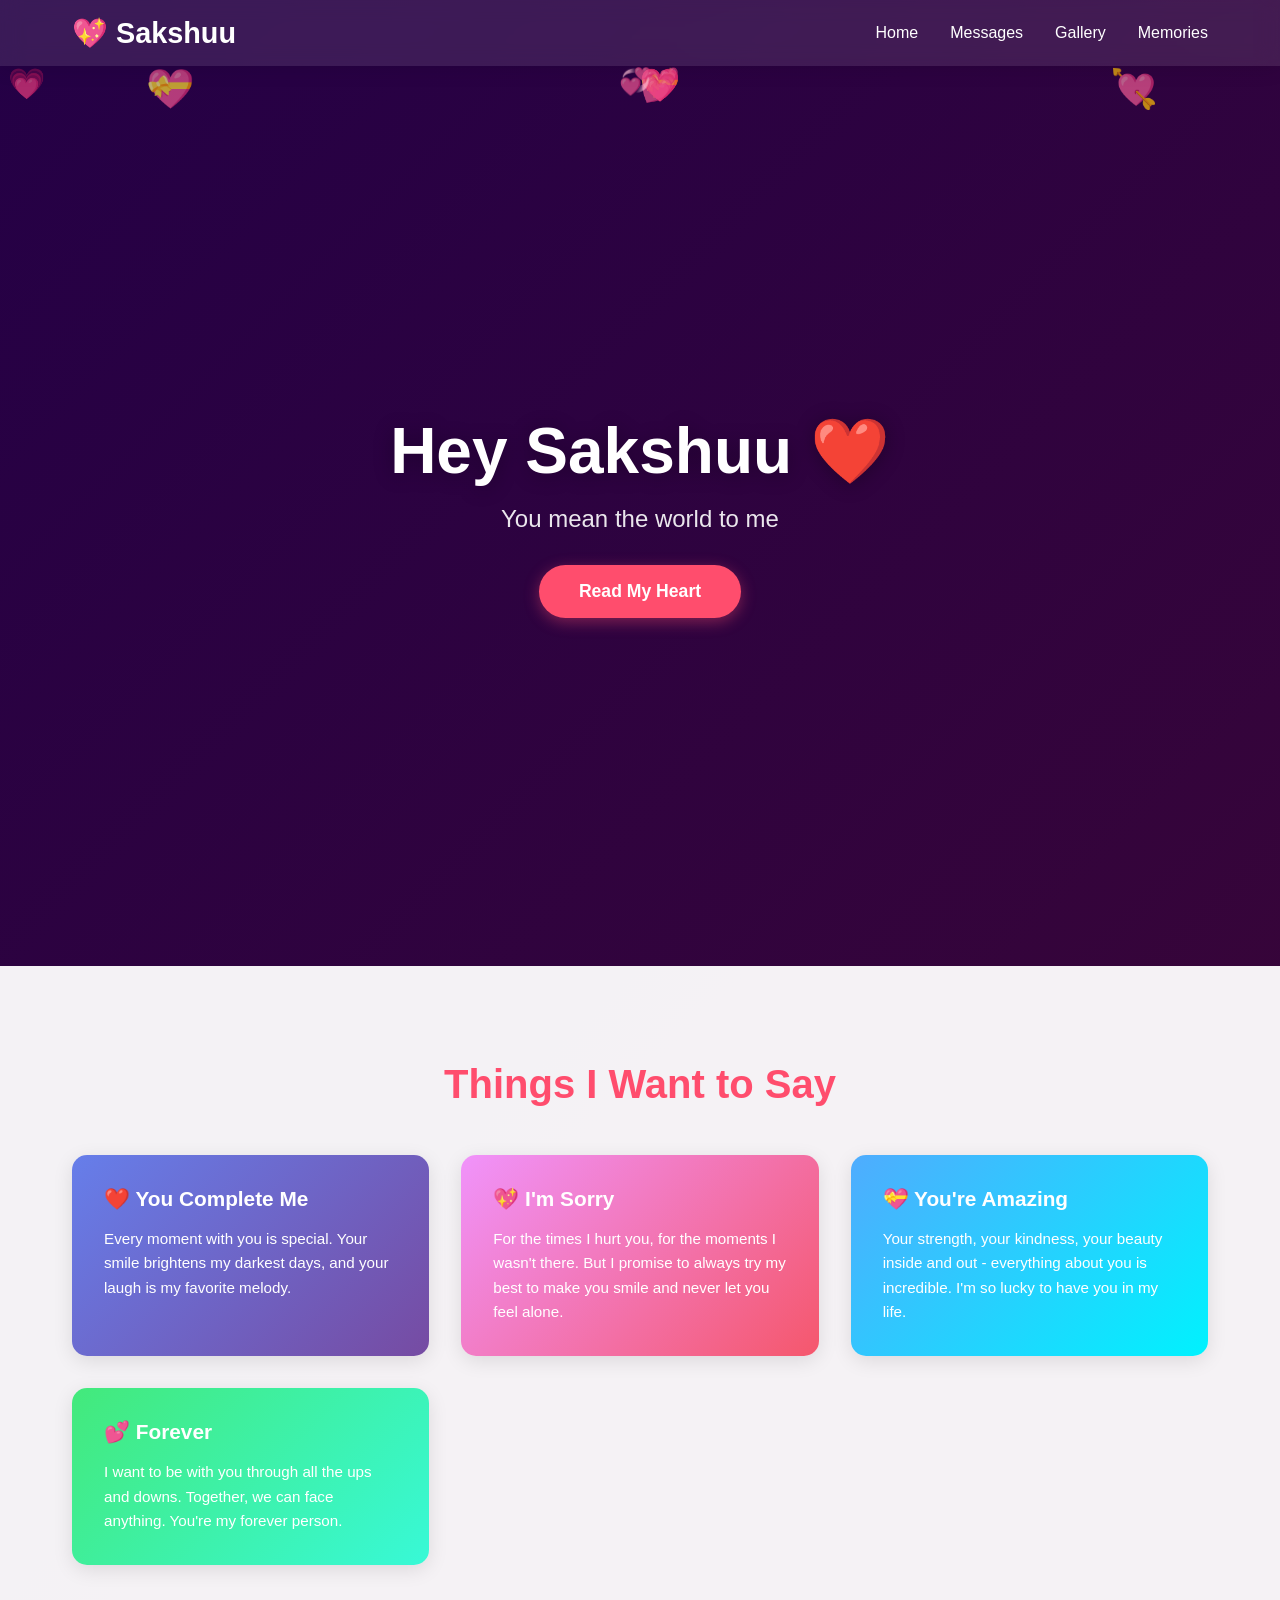
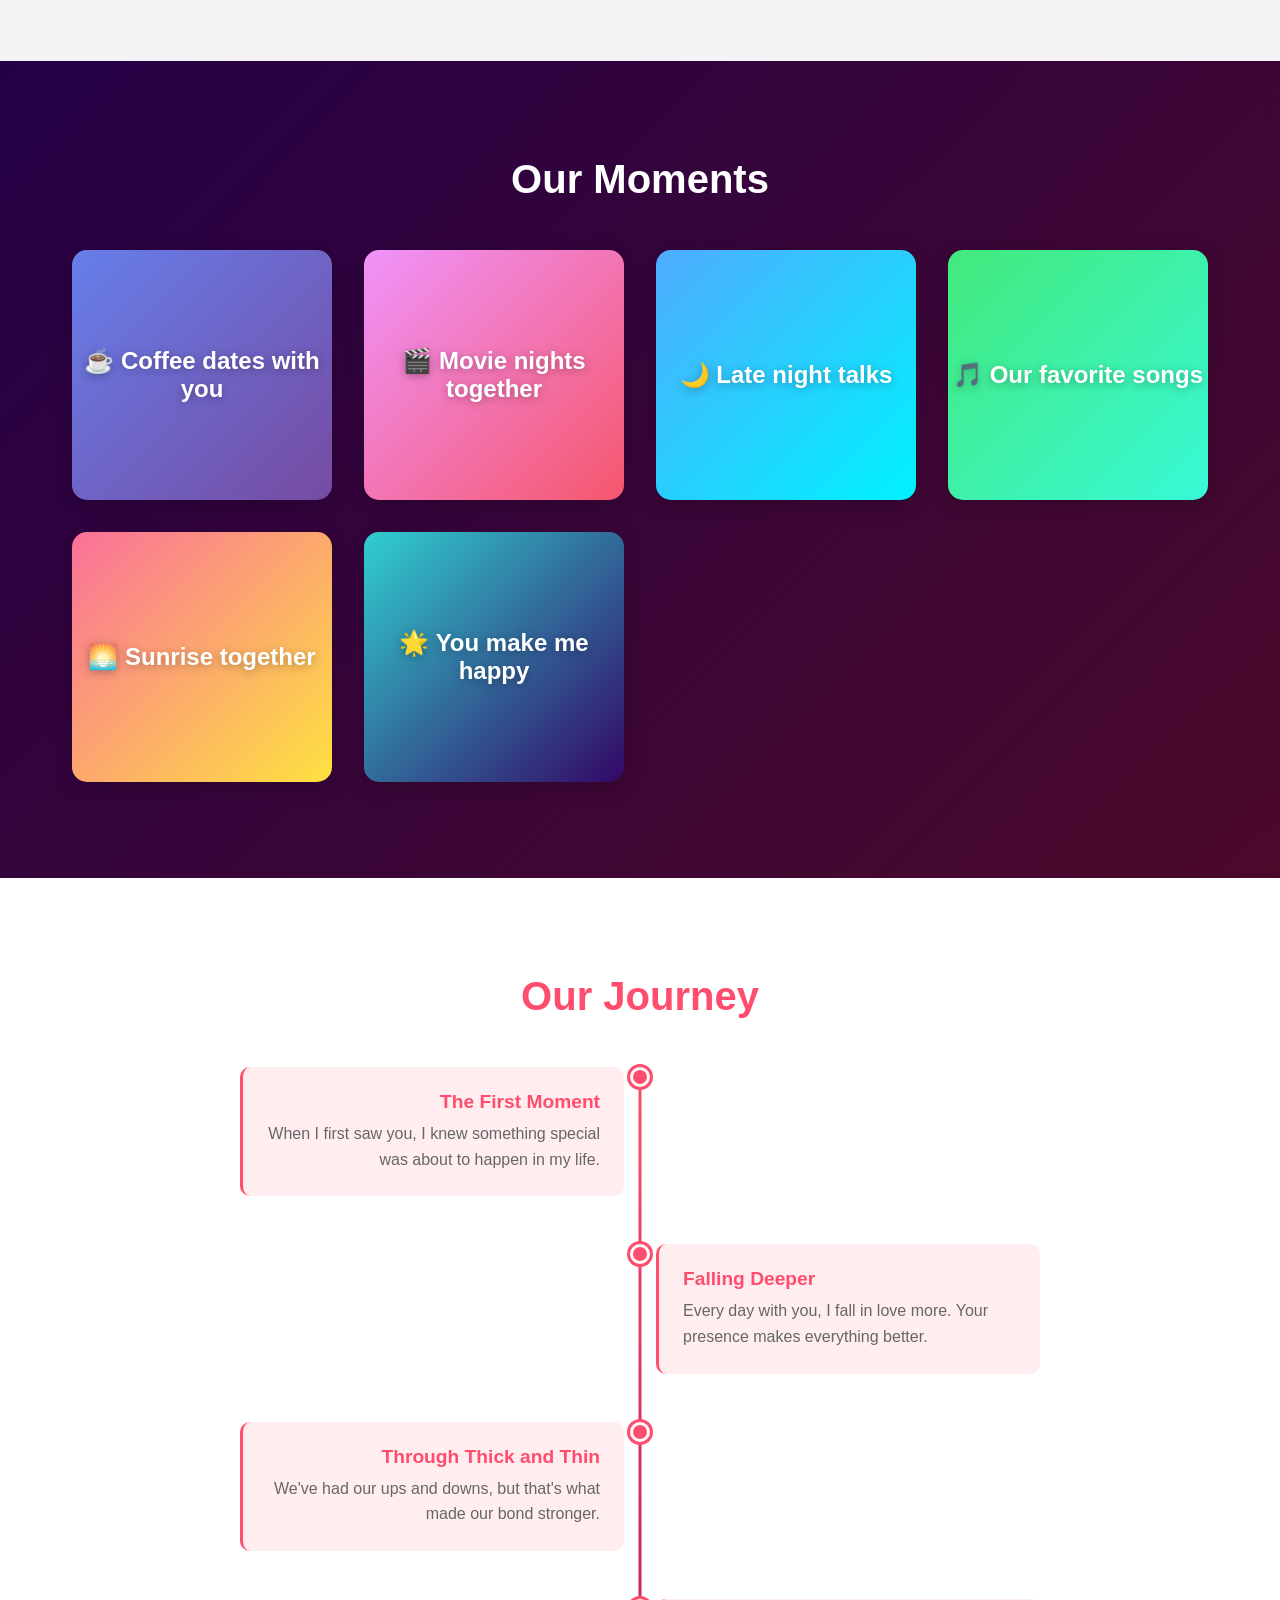
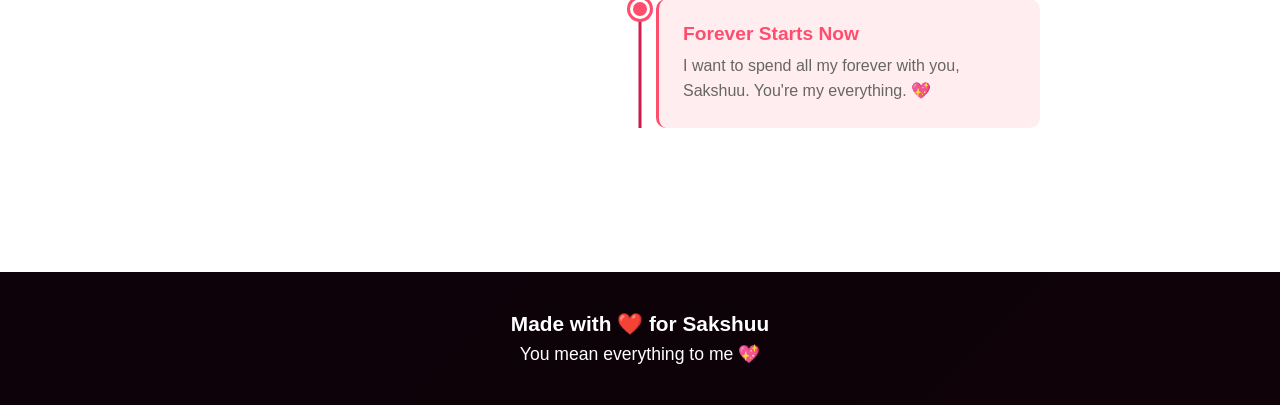
<file: index.html>
<!DOCTYPE html>
<html lang="en">
<head>
<meta charset="UTF-8">
<meta name="viewport" content="width=device-width, initial-scale=1.0">
<title>For Sakshuu ❤️</title>
<link rel="stylesheet" href="style.css">
</head>
<body>

<!-- Navigation -->
<nav class="navbar">
<div class="nav-container">
<a href="index.html" class="logo">💖 Sakshuu</a>
<ul class="nav-menu">
<li><a href="#home">Home</a></li>
<li><a href="#messages">Messages</a></li>
<li><a href="#gallery">Gallery</a></li>
<li><a href="#memories">Memories</a></li>
</ul>
</div>
</nav>

<!-- Hero Section -->
<section id="home" class="hero">
<div class="hero-content">
<h1>Hey Sakshuu ❤️</h1>
<p>You mean the world to me</p>
<button class="cta-btn" onclick="scrollToMessages()">Read My Heart</button>
</div>
<div class="floating-hearts">
<span class="heart-float">❤️</span>
<span class="heart-float">💖</span>
<span class="heart-float">💝</span>
<span class="heart-float">💕</span>
<span class="heart-float">💗</span>
</div>
</section>

<!-- Messages Section -->
<section id="messages" class="messages">
<div class="container">
<h2>Things I Want to Say</h2>
<div class="message-cards">
<div class="msg-card">
<h3>❤️ You Complete Me</h3>
<p>Every moment with you is special. Your smile brightens my darkest days, and your laugh is my favorite melody.</p>
</div>
<div class="msg-card">
<h3>💖 I'm Sorry</h3>
<p>For the times I hurt you, for the moments I wasn't there. But I promise to always try my best to make you smile and never let you feel alone.</p>
</div>
<div class="msg-card">
<h3>💝 You're Amazing</h3>
<p>Your strength, your kindness, your beauty inside and out - everything about you is incredible. I'm so lucky to have you in my life.</p>
</div>
<div class="msg-card">
<h3>💕 Forever</h3>
<p>I want to be with you through all the ups and downs. Together, we can face anything. You're my forever person.</p>
</div>
</div>
</div>
</section>

<!-- Gallery Section -->
<section id="gallery" class="gallery">
<div class="container">
<h2>Our Moments</h2>
<div class="gallery-grid">
<div class="gallery-item" style="background: linear-gradient(135deg, #667eea 0%, #764ba2 100%);">
<p>☕ Coffee dates with you</p>
</div>
<div class="gallery-item" style="background: linear-gradient(135deg, #f093fb 0%, #f5576c 100%);">
<p>🎬 Movie nights together</p>
</div>
<div class="gallery-item" style="background: linear-gradient(135deg, #4facfe 0%, #00f2fe 100%);">
<p>🌙 Late night talks</p>
</div>
<div class="gallery-item" style="background: linear-gradient(135deg, #43e97b 0%, #38f9d7 100%);">
<p>🎵 Our favorite songs</p>
</div>
<div class="gallery-item" style="background: linear-gradient(135deg, #fa709a 0%, #fee140 100%);">
<p>🌅 Sunrise together</p>
</div>
<div class="gallery-item" style="background: linear-gradient(135deg, #30cfd0 0%, #330867 100%);">
<p>🌟 You make me happy</p>
</div>
</div>
</div>
</section>

<!-- Memories Timeline -->
<section id="memories" class="memories">
<div class="container">
<h2>Our Journey</h2>
<div class="timeline">
<div class="timeline-item">
<div class="timeline-dot"></div>
<div class="timeline-content">
<h3>The First Moment</h3>
<p>When I first saw you, I knew something special was about to happen in my life.</p>
</div>
</div>
<div class="timeline-item">
<div class="timeline-dot"></div>
<div class="timeline-content">
<h3>Falling Deeper</h3>
<p>Every day with you, I fall in love more. Your presence makes everything better.</p>
</div>
</div>
<div class="timeline-item">
<div class="timeline-dot"></div>
<div class="timeline-content">
<h3>Through Thick and Thin</h3>
<p>We've had our ups and downs, but that's what made our bond stronger.</p>
</div>
</div>
<div class="timeline-item">
<div class="timeline-dot"></div>
<div class="timeline-content">
<h3>Forever Starts Now</h3>
<p>I want to spend all my forever with you, Sakshuu. You're my everything. 💖</p>
</div>
</div>
</div>
</div>
</section>

<!-- Footer -->
<footer class="footer">
<p>Made with ❤️ for Sakshuu</p>
<p>You mean everything to me 💖</p>
</footer>

<script src="script.js"></script>
</body>
</html>
</file>
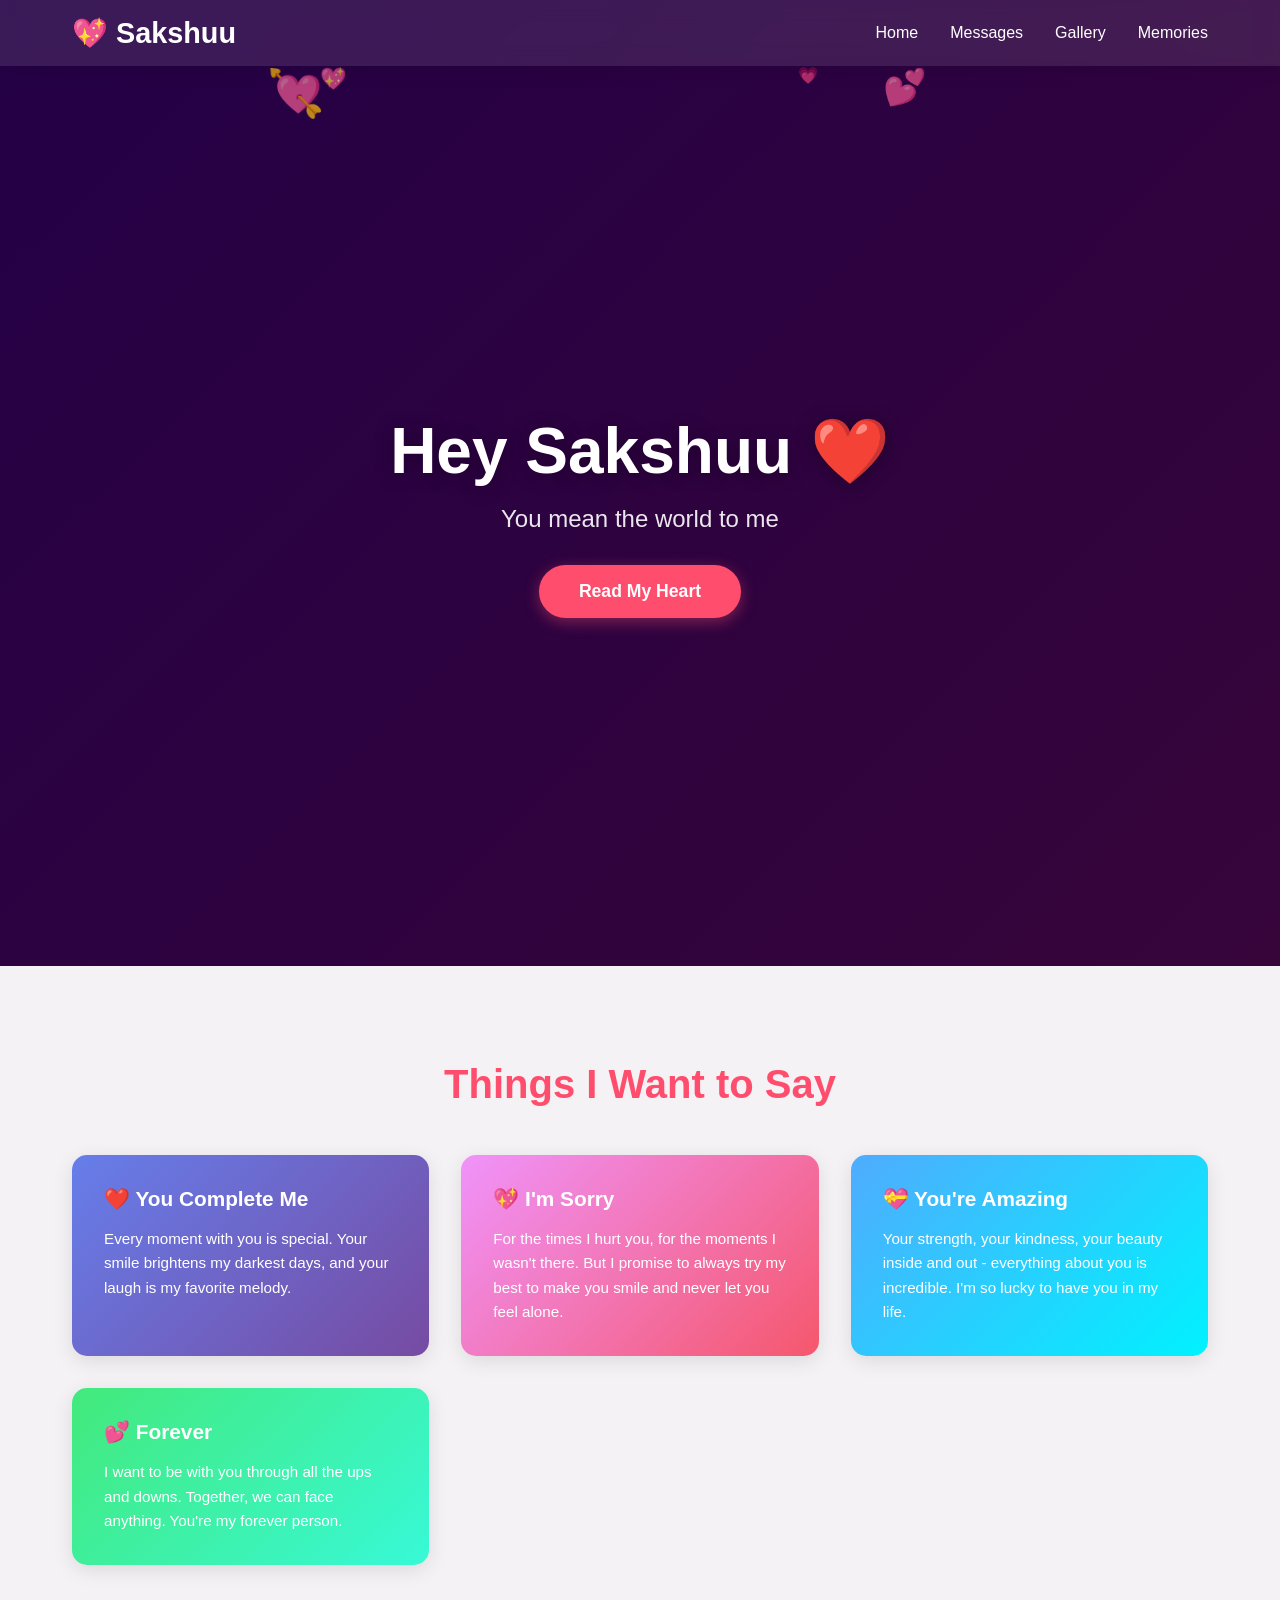
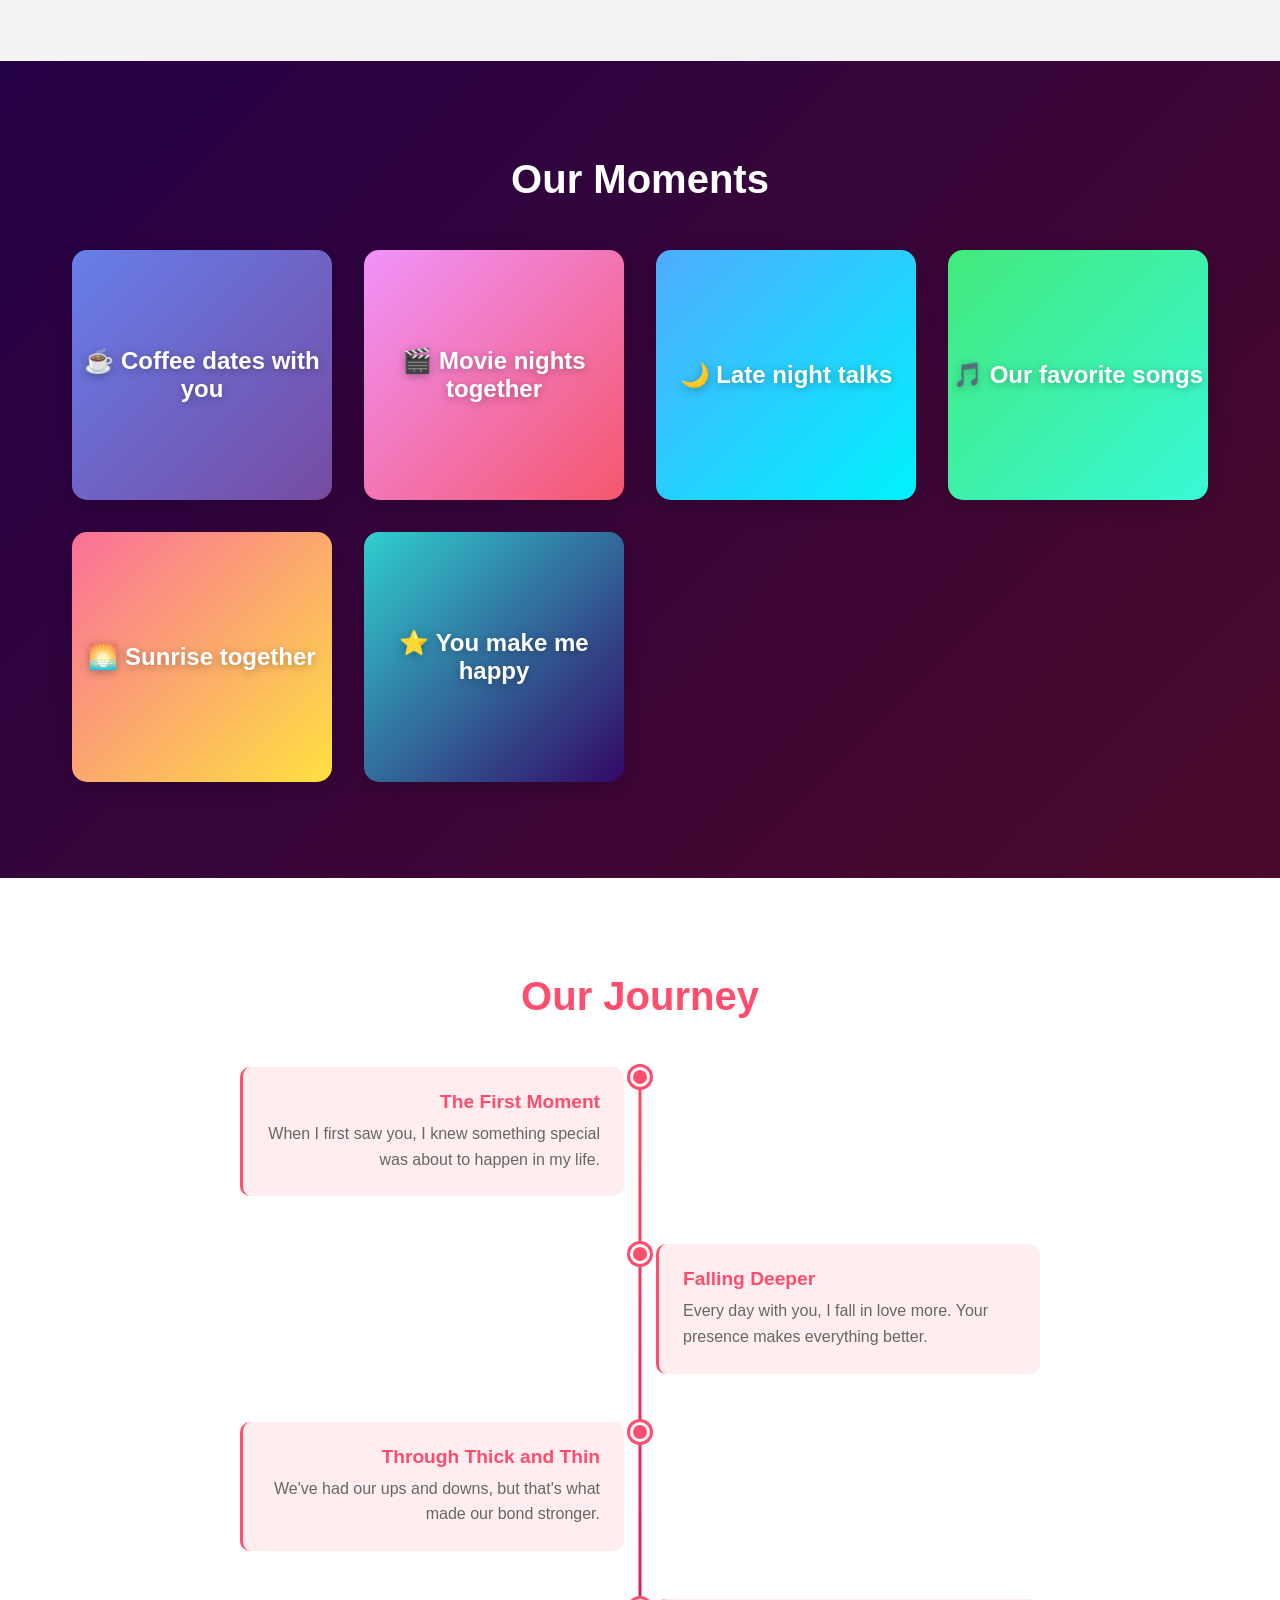
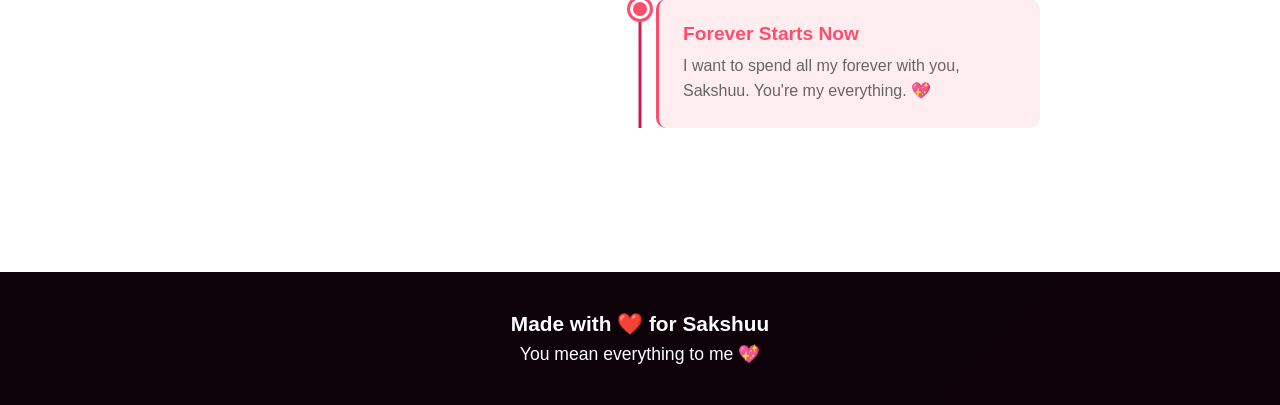
<file: website.html>
<!DOCTYPE html>
<html lang="en">
<head>
<meta charset="UTF-8">
<meta name="viewport" content="width=device-width, initial-scale=1.0">
<title>For Sakshuu ❤️</title>
<style>
* {
  margin: 0;
  padding: 0;
  box-sizing: border-box;
  font-family: 'Poppins', sans-serif;
}

body {
  background: linear-gradient(-45deg, #ff4d6d, #c9184a, #590d22, #240046);
  background-size: 400% 400%;
  animation: bgGradient 10s ease infinite;
  color: #333;
  overflow-x: hidden;
}

@keyframes bgGradient {
  0% { background-position: 0% 50%; }
  50% { background-position: 100% 50%; }
  100% { background-position: 0% 50%; }
}

/* Navigation */
.navbar {
  background: rgba(255, 255, 255, 0.1);
  backdrop-filter: blur(10px);
  padding: 1rem 0;
  position: sticky;
  top: 0;
  z-index: 100;
  box-shadow: 0 2px 20px rgba(0, 0, 0, 0.1);
}

.nav-container {
  max-width: 1200px;
  margin: 0 auto;
  padding: 0 2rem;
  display: flex;
  justify-content: space-between;
  align-items: center;
}

.logo {
  font-size: 1.8rem;
  font-weight: bold;
  color: white;
  text-decoration: none;
  transition: transform 0.3s;
}

.logo:hover {
  transform: scale(1.1);
}

.nav-menu {
  display: flex;
  list-style: none;
  gap: 2rem;
}

.nav-menu a {
  color: white;
  text-decoration: none;
  font-weight: 500;
  transition: all 0.3s;
  position: relative;
}

.nav-menu a:hover {
  color: #ff4d6d;
}

.nav-menu a::after {
  content: '';
  position: absolute;
  width: 0;
  height: 2px;
  bottom: -5px;
  left: 0;
  background-color: #ff4d6d;
  transition: width 0.3s ease;
}

.nav-menu a:hover::after {
  width: 100%;
}

@media (max-width: 768px) {
  .nav-menu {
    gap: 1rem;
    font-size: 0.9rem;
  }
}

/* Hero Section */
.hero {
  height: 100vh;
  display: flex;
  justify-content: center;
  align-items: center;
  position: relative;
  overflow: hidden;
  text-align: center;
}

.hero-content {
  z-index: 10;
  color: white;
  animation: fadeIn 1s ease-in;
}

@keyframes fadeIn {
  from {
    opacity: 0;
    transform: translateY(-20px);
  }
  to {
    opacity: 1;
    transform: translateY(0);
  }
}

.hero h1 {
  font-size: 4rem;
  margin-bottom: 1rem;
  text-shadow: 0 2px 20px rgba(0, 0, 0, 0.3);
  animation: slideUp 0.8s ease;
}

@keyframes slideUp {
  from {
    opacity: 0;
    transform: translateY(30px);
  }
  to {
    opacity: 1;
    transform: translateY(0);
  }
}

.hero p {
  font-size: 1.5rem;
  margin-bottom: 2rem;
  opacity: 0.9;
}

.cta-btn {
  padding: 1rem 2.5rem;
  font-size: 1.1rem;
  border: none;
  border-radius: 50px;
  background: #ff4d6d;
  color: white;
  cursor: pointer;
  transition: all 0.3s;
  box-shadow: 0 4px 15px rgba(255, 77, 109, 0.4);
  font-weight: 600;
}

.cta-btn:hover {
  background: #ff6b8a;
  transform: translateY(-3px);
  box-shadow: 0 6px 20px rgba(255, 77, 109, 0.6);
}

/* Floating Hearts */
.floating-hearts {
  position: absolute;
  width: 100%;
  height: 100%;
  top: 0;
  left: 0;
  pointer-events: none;
}

.heart-float {
  position: absolute;
  font-size: 2rem;
  animation: float 6s infinite;
  opacity: 0.7;
}

@keyframes float {
  0% {
    transform: translateY(100vh) translateX(0);
    opacity: 0;
  }
  10% {
    opacity: 1;
  }
  90% {
    opacity: 1;
  }
  100% {
    transform: translateY(-100vh) translateX(100px);
    opacity: 0;
  }
}

/* Container */
.container {
  max-width: 1200px;
  margin: 0 auto;
  padding: 2rem;
}

/* Messages Section */
.messages {
  padding: 4rem 2rem;
  background: rgba(255, 255, 255, 0.95);
}

.messages h2 {
  text-align: center;
  font-size: 2.5rem;
  margin-bottom: 3rem;
  color: #ff4d6d;
}

.message-cards {
  display: grid;
  grid-template-columns: repeat(auto-fit, minmax(280px, 1fr));
  gap: 2rem;
}

.msg-card {
  background: linear-gradient(135deg, #667eea 0%, #764ba2 100%);
  padding: 2rem;
  border-radius: 15px;
  color: white;
  box-shadow: 0 5px 20px rgba(0, 0, 0, 0.1);
  transition: all 0.3s;
}

.msg-card:nth-child(2) {
  background: linear-gradient(135deg, #f093fb 0%, #f5576c 100%);
}

.msg-card:nth-child(3) {
  background: linear-gradient(135deg, #4facfe 0%, #00f2fe 100%);
}

.msg-card:nth-child(4) {
  background: linear-gradient(135deg, #43e97b 0%, #38f9d7 100%);
}

.msg-card:hover {
  transform: translateY(-10px);
  box-shadow: 0 10px 30px rgba(0, 0, 0, 0.2);
}

.msg-card h3 {
  margin-bottom: 1rem;
  font-size: 1.3rem;
}

.msg-card p {
  line-height: 1.6;
  font-size: 0.95rem;
}

/* Gallery Section */
.gallery {
  padding: 4rem 2rem;
  background: linear-gradient(-45deg, #ff4d6d, #c9184a, #590d22, #240046);
  background-size: 400% 400%;
  animation: bgGradient 10s ease infinite;
}

.gallery h2 {
  text-align: center;
  font-size: 2.5rem;
  margin-bottom: 3rem;
  color: white;
}

.gallery-grid {
  display: grid;
  grid-template-columns: repeat(auto-fit, minmax(250px, 1fr));
  gap: 2rem;
}

.gallery-item {
  height: 250px;
  border-radius: 15px;
  display: flex;
  justify-content: center;
  align-items: center;
  font-size: 1.5rem;
  color: white;
  cursor: pointer;
  transition: all 0.3s;
  box-shadow: 0 5px 20px rgba(0, 0, 0, 0.2);
  backdrop-filter: blur(10px);
}

.gallery-item:hover {
  transform: scale(1.05) rotateY(5deg);
  box-shadow: 0 10px 30px rgba(0, 0, 0, 0.3);
}

.gallery-item p {
  text-align: center;
  font-weight: 600;
  text-shadow: 0 2px 10px rgba(0, 0, 0, 0.3);
}

/* Memories Timeline */
.memories {
  padding: 4rem 2rem;
  background: white;
}

.memories h2 {
  text-align: center;
  font-size: 2.5rem;
  margin-bottom: 3rem;
  color: #ff4d6d;
}

.timeline {
  position: relative;
  max-width: 800px;
  margin: 0 auto;
}

.timeline::before {
  content: '';
  position: absolute;
  left: 50%;
  transform: translateX(-50%);
  width: 3px;
  height: 100%;
  background: linear-gradient(to bottom, #ff4d6d, #c9184a);
}

.timeline-item {
  margin-bottom: 3rem;
  display: flex;
  gap: 2rem;
}

.timeline-item:nth-child(odd) .timeline-content {
  margin-left: auto;
  margin-right: 52%;
  text-align: right;
}

.timeline-item:nth-child(even) .timeline-content {
  margin-left: 52%;
  text-align: left;
}

.timeline-dot {
  position: absolute;
  left: 50%;
  transform: translateX(-50%);
  width: 20px;
  height: 20px;
  background: #ff4d6d;
  border-radius: 50%;
  border: 3px solid white;
  box-shadow: 0 0 0 3px #ff4d6d;
}

.timeline-content {
  background: rgba(255, 77, 109, 0.1);
  padding: 1.5rem;
  border-radius: 10px;
  border-left: 3px solid #ff4d6d;
}

.timeline-content h3 {
  color: #ff4d6d;
  margin-bottom: 0.5rem;
  font-size: 1.2rem;
}

.timeline-content p {
  color: #666;
  line-height: 1.6;
}

@media (max-width: 768px) {
  .timeline::before {
    left: 0;
  }

  .timeline-dot {
    left: 0;
  }

  .timeline-item:nth-child(odd) .timeline-content,
  .timeline-item:nth-child(even) .timeline-content {
    margin-left: 30px;
    margin-right: 0;
    text-align: left;
  }

  .hero h1 {
    font-size: 2.5rem;
  }

  .messages h2,
  .gallery h2,
  .memories h2 {
    font-size: 1.8rem;
  }
}

/* Footer */
.footer {
  background: rgba(0, 0, 0, 0.8);
  color: white;
  text-align: center;
  padding: 2rem;
  font-size: 1.1rem;
}

.footer p {
  margin: 0.5rem 0;
}

.footer p:first-child {
  font-size: 1.3rem;
  font-weight: 600;
}
</style>
</head>
<body>

<!-- Navigation -->
<nav class="navbar">
<div class="nav-container">
<a href="website.html" class="logo">💖 Sakshuu</a>
<ul class="nav-menu">
<li><a href="#home">Home</a></li>
<li><a href="#messages">Messages</a></li>
<li><a href="#gallery">Gallery</a></li>
<li><a href="#memories">Memories</a></li>
</ul>
</div>
</nav>

<!-- Hero Section -->
<section id="home" class="hero">
<div class="hero-content">
<h1>Hey Sakshuu ❤️</h1>
<p>You mean the world to me</p>
<button class="cta-btn" onclick="scrollToMessages()">Read My Heart</button>
</div>
<div class="floating-hearts"></div>
</section>

<!-- Messages Section -->
<section id="messages" class="messages">
<div class="container">
<h2>Things I Want to Say</h2>
<div class="message-cards">
<div class="msg-card">
<h3>❤️ You Complete Me</h3>
<p>Every moment with you is special. Your smile brightens my darkest days, and your laugh is my favorite melody.</p>
</div>
<div class="msg-card">
<h3>💖 I'm Sorry</h3>
<p>For the times I hurt you, for the moments I wasn't there. But I promise to always try my best to make you smile and never let you feel alone.</p>
</div>
<div class="msg-card">
<h3>💝 You're Amazing</h3>
<p>Your strength, your kindness, your beauty inside and out - everything about you is incredible. I'm so lucky to have you in my life.</p>
</div>
<div class="msg-card">
<h3>💕 Forever</h3>
<p>I want to be with you through all the ups and downs. Together, we can face anything. You're my forever person.</p>
</div>
</div>
</div>
</section>

<!-- Gallery Section -->
<section id="gallery" class="gallery">
<div class="container">
<h2>Our Moments</h2>
<div class="gallery-grid">
<div class="gallery-item" style="background: linear-gradient(135deg, #667eea 0%, #764ba2 100%);">
<p>☕ Coffee dates with you</p>
</div>
<div class="gallery-item" style="background: linear-gradient(135deg, #f093fb 0%, #f5576c 100%);">
<p>🎬 Movie nights together</p>
</div>
<div class="gallery-item" style="background: linear-gradient(135deg, #4facfe 0%, #00f2fe 100%);">
<p>🌙 Late night talks</p>
</div>
<div class="gallery-item" style="background: linear-gradient(135deg, #43e97b 0%, #38f9d7 100%);">
<p>🎵 Our favorite songs</p>
</div>
<div class="gallery-item" style="background: linear-gradient(135deg, #fa709a 0%, #fee140 100%);">
<p>🌅 Sunrise together</p>
</div>
<div class="gallery-item" style="background: linear-gradient(135deg, #30cfd0 0%, #330867 100%);">
<p>⭐ You make me happy</p>
</div>
</div>
</div>
</section>

<!-- Memories Timeline -->
<section id="memories" class="memories">
<div class="container">
<h2>Our Journey</h2>
<div class="timeline">
<div class="timeline-item">
<div class="timeline-dot"></div>
<div class="timeline-content">
<h3>The First Moment</h3>
<p>When I first saw you, I knew something special was about to happen in my life.</p>
</div>
</div>
<div class="timeline-item">
<div class="timeline-dot"></div>
<div class="timeline-content">
<h3>Falling Deeper</h3>
<p>Every day with you, I fall in love more. Your presence makes everything better.</p>
</div>
</div>
<div class="timeline-item">
<div class="timeline-dot"></div>
<div class="timeline-content">
<h3>Through Thick and Thin</h3>
<p>We've had our ups and downs, but that's what made our bond stronger.</p>
</div>
</div>
<div class="timeline-item">
<div class="timeline-dot"></div>
<div class="timeline-content">
<h3>Forever Starts Now</h3>
<p>I want to spend all my forever with you, Sakshuu. You're my everything. 💖</p>
</div>
</div>
</div>
</div>
</section>

<!-- Footer -->
<footer class="footer">
<p>Made with ❤️ for Sakshuu</p>
<p>You mean everything to me 💖</p>
</footer>

<script>
// Smooth scrolling for navigation links
document.querySelectorAll('a[href^="#"]').forEach(anchor => {
  anchor.addEventListener('click', function (e) {
    e.preventDefault();
    const target = document.querySelector(this.getAttribute('href'));
    if (target) {
      target.scrollIntoView({
        behavior: 'smooth',
        block: 'start'
      });
    }
  });
});

// Scroll to messages function
function scrollToMessages() {
  document.getElementById('messages').scrollIntoView({ behavior: 'smooth' });
}

// Floating hearts animation
function createFloatingHearts() {
  const heartsContainer = document.querySelector('.floating-hearts');
  if (!heartsContainer) return;

  const hearts = ['❤️', '💖', '💝', '💕', '💗', '💘', '💞'];
  
  for (let i = 0; i < 15; i++) {
    setTimeout(() => {
      const heart = document.createElement('span');
      heart.className = 'heart-float';
      heart.textContent = hearts[Math.floor(Math.random() * hearts.length)];
      heart.style.left = Math.random() * 100 + '%';
      heart.style.animationDuration = (5 + Math.random() * 8) + 's';
      heart.style.fontSize = (1 + Math.random() * 2) + 'rem';
      heartsContainer.appendChild(heart);

      setTimeout(() => {
        heart.remove();
      }, 13000);
    }, i * 500);
  }
}

// Start floating hearts animation on page load
window.addEventListener('load', () => {
  createFloatingHearts();
  setInterval(createFloatingHearts, 15000);
});

// Parallax effect on hero section
window.addEventListener('scroll', () => {
  const heroContent = document.querySelector('.hero-content');
  if (heroContent) {
    const scrollPosition = window.pageYOffset;
    heroContent.style.transform = `translateY(${scrollPosition * 0.5}px)`;
  }
});
</script>

</body>
</html>
</file>
<file: style.css>
* {
  margin: 0;
  padding: 0;
  box-sizing: border-box;
  font-family: 'Poppins', sans-serif;
}

body {
  background: linear-gradient(-45deg, #ff4d6d, #c9184a, #590d22, #240046);
  background-size: 400% 400%;
  animation: bgGradient 10s ease infinite;
  color: #333;
  overflow-x: hidden;
}

@keyframes bgGradient {
  0% { background-position: 0% 50%; }
  50% { background-position: 100% 50%; }
  100% { background-position: 0% 50%; }
}

/* Navigation */
.navbar {
  background: rgba(255, 255, 255, 0.1);
  backdrop-filter: blur(10px);
  padding: 1rem 0;
  position: sticky;
  top: 0;
  z-index: 100;
  box-shadow: 0 2px 20px rgba(0, 0, 0, 0.1);
}

.nav-container {
  max-width: 1200px;
  margin: 0 auto;
  padding: 0 2rem;
  display: flex;
  justify-content: space-between;
  align-items: center;
}

.logo {
  font-size: 1.8rem;
  font-weight: bold;
  color: white;
  text-decoration: none;
  transition: transform 0.3s;
}

.logo:hover {
  transform: scale(1.1);
}

.nav-menu {
  display: flex;
  list-style: none;
  gap: 2rem;
}

.nav-menu a {
  color: white;
  text-decoration: none;
  font-weight: 500;
  transition: all 0.3s;
  position: relative;
}

.nav-menu a:hover {
  color: #ff4d6d;
}

.nav-menu a::after {
  content: '';
  position: absolute;
  width: 0;
  height: 2px;
  bottom: -5px;
  left: 0;
  background-color: #ff4d6d;
  transition: width 0.3s ease;
}

.nav-menu a:hover::after {
  width: 100%;
}

@media (max-width: 768px) {
  .nav-menu {
    gap: 1rem;
    font-size: 0.9rem;
  }
}

/* Hero Section */
.hero {
  height: 100vh;
  display: flex;
  justify-content: center;
  align-items: center;
  position: relative;
  overflow: hidden;
  text-align: center;
}

.hero-content {
  z-index: 10;
  color: white;
  animation: fadeIn 1s ease-in;
}

@keyframes fadeIn {
  from {
    opacity: 0;
    transform: translateY(-20px);
  }
  to {
    opacity: 1;
    transform: translateY(0);
  }
}

.hero h1 {
  font-size: 4rem;
  margin-bottom: 1rem;
  text-shadow: 0 2px 20px rgba(0, 0, 0, 0.3);
  animation: slideUp 0.8s ease;
}

@keyframes slideUp {
  from {
    opacity: 0;
    transform: translateY(30px);
  }
  to {
    opacity: 1;
    transform: translateY(0);
  }
}

.hero p {
  font-size: 1.5rem;
  margin-bottom: 2rem;
  opacity: 0.9;
}

.cta-btn {
  padding: 1rem 2.5rem;
  font-size: 1.1rem;
  border: none;
  border-radius: 50px;
  background: #ff4d6d;
  color: white;
  cursor: pointer;
  transition: all 0.3s;
  box-shadow: 0 4px 15px rgba(255, 77, 109, 0.4);
  font-weight: 600;
}

.cta-btn:hover {
  background: #ff6b8a;
  transform: translateY(-3px);
  box-shadow: 0 6px 20px rgba(255, 77, 109, 0.6);
}

/* Floating Hearts */
.floating-hearts {
  position: absolute;
  width: 100%;
  height: 100%;
  top: 0;
  left: 0;
  pointer-events: none;
}

.heart-float {
  position: absolute;
  font-size: 2rem;
  animation: float 6s infinite;
  opacity: 0.7;
}

@keyframes float {
  0% {
    transform: translateY(100vh) translateX(0);
    opacity: 0;
  }
  10% {
    opacity: 1;
  }
  90% {
    opacity: 1;
  }
  100% {
    transform: translateY(-100vh) translateX(100px);
    opacity: 0;
  }
}

/* Container */
.container {
  max-width: 1200px;
  margin: 0 auto;
  padding: 2rem;
}

/* Messages Section */
.messages {
  padding: 4rem 2rem;
  background: rgba(255, 255, 255, 0.95);
}

.messages h2 {
  text-align: center;
  font-size: 2.5rem;
  margin-bottom: 3rem;
  color: #ff4d6d;
}

.message-cards {
  display: grid;
  grid-template-columns: repeat(auto-fit, minmax(280px, 1fr));
  gap: 2rem;
}

.msg-card {
  background: linear-gradient(135deg, #667eea 0%, #764ba2 100%);
  padding: 2rem;
  border-radius: 15px;
  color: white;
  box-shadow: 0 5px 20px rgba(0, 0, 0, 0.1);
  transition: all 0.3s;
}

.msg-card:nth-child(2) {
  background: linear-gradient(135deg, #f093fb 0%, #f5576c 100%);
}

.msg-card:nth-child(3) {
  background: linear-gradient(135deg, #4facfe 0%, #00f2fe 100%);
}

.msg-card:nth-child(4) {
  background: linear-gradient(135deg, #43e97b 0%, #38f9d7 100%);
}

.msg-card:hover {
  transform: translateY(-10px);
  box-shadow: 0 10px 30px rgba(0, 0, 0, 0.2);
}

.msg-card h3 {
  margin-bottom: 1rem;
  font-size: 1.3rem;
}

.msg-card p {
  line-height: 1.6;
  font-size: 0.95rem;
}

/* Gallery Section */
.gallery {
  padding: 4rem 2rem;
  background: linear-gradient(-45deg, #ff4d6d, #c9184a, #590d22, #240046);
  background-size: 400% 400%;
  animation: bgGradient 10s ease infinite;
}

.gallery h2 {
  text-align: center;
  font-size: 2.5rem;
  margin-bottom: 3rem;
  color: white;
}

.gallery-grid {
  display: grid;
  grid-template-columns: repeat(auto-fit, minmax(250px, 1fr));
  gap: 2rem;
}

.gallery-item {
  height: 250px;
  border-radius: 15px;
  display: flex;
  justify-content: center;
  align-items: center;
  font-size: 1.5rem;
  color: white;
  cursor: pointer;
  transition: all 0.3s;
  box-shadow: 0 5px 20px rgba(0, 0, 0, 0.2);
  backdrop-filter: blur(10px);
}

.gallery-item:hover {
  transform: scale(1.05) rotateY(5deg);
  box-shadow: 0 10px 30px rgba(0, 0, 0, 0.3);
}

.gallery-item p {
  text-align: center;
  font-weight: 600;
  text-shadow: 0 2px 10px rgba(0, 0, 0, 0.3);
}

/* Memories Timeline */
.memories {
  padding: 4rem 2rem;
  background: white;
}

.memories h2 {
  text-align: center;
  font-size: 2.5rem;
  margin-bottom: 3rem;
  color: #ff4d6d;
}

.timeline {
  position: relative;
  max-width: 800px;
  margin: 0 auto;
}

.timeline::before {
  content: '';
  position: absolute;
  left: 50%;
  transform: translateX(-50%);
  width: 3px;
  height: 100%;
  background: linear-gradient(to bottom, #ff4d6d, #c9184a);
}

.timeline-item {
  margin-bottom: 3rem;
  display: flex;
  gap: 2rem;
}

.timeline-item:nth-child(odd) .timeline-content {
  margin-left: auto;
  margin-right: 52%;
  text-align: right;
}

.timeline-item:nth-child(even) .timeline-content {
  margin-left: 52%;
  text-align: left;
}

.timeline-dot {
  position: absolute;
  left: 50%;
  transform: translateX(-50%);
  width: 20px;
  height: 20px;
  background: #ff4d6d;
  border-radius: 50%;
  border: 3px solid white;
  box-shadow: 0 0 0 3px #ff4d6d;
}

.timeline-content {
  background: rgba(255, 77, 109, 0.1);
  padding: 1.5rem;
  border-radius: 10px;
  border-left: 3px solid #ff4d6d;
}

.timeline-content h3 {
  color: #ff4d6d;
  margin-bottom: 0.5rem;
  font-size: 1.2rem;
}

.timeline-content p {
  color: #666;
  line-height: 1.6;
}

@media (max-width: 768px) {
  .timeline::before {
    left: 0;
  }

  .timeline-dot {
    left: 0;
  }

  .timeline-item:nth-child(odd) .timeline-content,
  .timeline-item:nth-child(even) .timeline-content {
    margin-left: 30px;
    margin-right: 0;
    text-align: left;
  }

  .hero h1 {
    font-size: 2.5rem;
  }

  .messages h2,
  .gallery h2,
  .memories h2 {
    font-size: 1.8rem;
  }
}

/* Footer */
.footer {
  background: rgba(0, 0, 0, 0.8);
  color: white;
  text-align: center;
  padding: 2rem;
  font-size: 1.1rem;
}

.footer p {
  margin: 0.5rem 0;
}

.footer p:first-child {
  font-size: 1.3rem;
  font-weight: 600;
}
</file>
